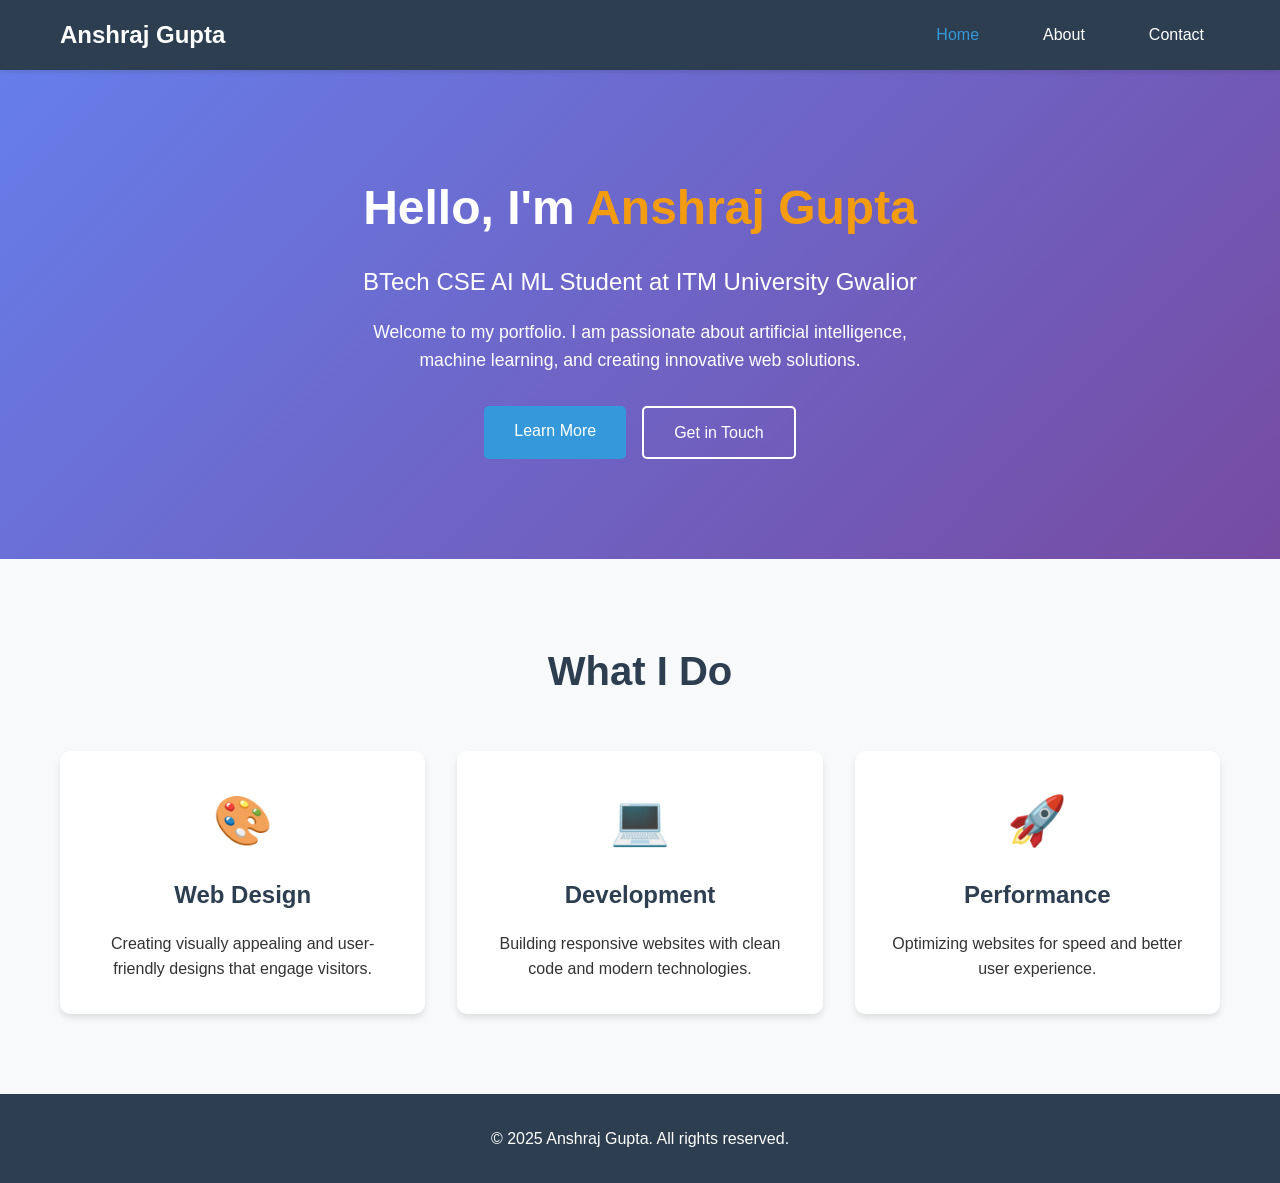
<file: index.html>
<!DOCTYPE html>
<html lang="en">
<head>
    <meta charset="UTF-8">
    <meta name="viewport" content="width=device-width, initial-scale=1.0">
    <title>My Portfolio - Home</title>
    <link rel="stylesheet" href="style.css">
</head>
<body>
    <nav class="navbar">
        <div class="container">
            <div class="logo">Anshraj Gupta</div>
            <button class="menu-toggle" id="menuToggle">
                <span></span>
                <span></span>
                <span></span>
            </button>
            <ul class="nav-links" id="navLinks">
                <li><a href="index.html" class="active">Home</a></li>
                <li><a href="about.html">About</a></li>
                <li><a href="contact.html">Contact</a></li>
            </ul>
        </div>
    </nav>

    <section class="hero">
        <div class="container">
            <div class="hero-content">
                <h1>Hello, I'm <span class="highlight">Anshraj Gupta</span></h1>
                <p class="subtitle">BTech CSE AI ML Student at ITM University Gwalior</p>
                <p class="description">Welcome to my portfolio. I am passionate about artificial intelligence, machine learning, and creating innovative web solutions.</p>
                <div class="hero-buttons">
                    <a href="about.html" class="btn btn-primary">Learn More</a>
                    <a href="contact.html" class="btn btn-secondary">Get in Touch</a>
                </div>
            </div>
        </div>
    </section>

    <section class="intro">
        <div class="container">
            <h2>What I Do</h2>
            <div class="cards">
                <div class="card">
                    <div class="icon">🎨</div>
                    <h3>Web Design</h3>
                    <p>Creating visually appealing and user-friendly designs that engage visitors.</p>
                </div>
                <div class="card">
                    <div class="icon">💻</div>
                    <h3>Development</h3>
                    <p>Building responsive websites with clean code and modern technologies.</p>
                </div>
                <div class="card">
                    <div class="icon">🚀</div>
                    <h3>Performance</h3>
                    <p>Optimizing websites for speed and better user experience.</p>
                </div>
            </div>
        </div>
    </section>

    <footer>
        <div class="container">
            <p>&copy; 2025 Anshraj Gupta. All rights reserved.</p>
        </div>
    </footer>

    <script src="script.js"></script>
</body>
</html>
</file>
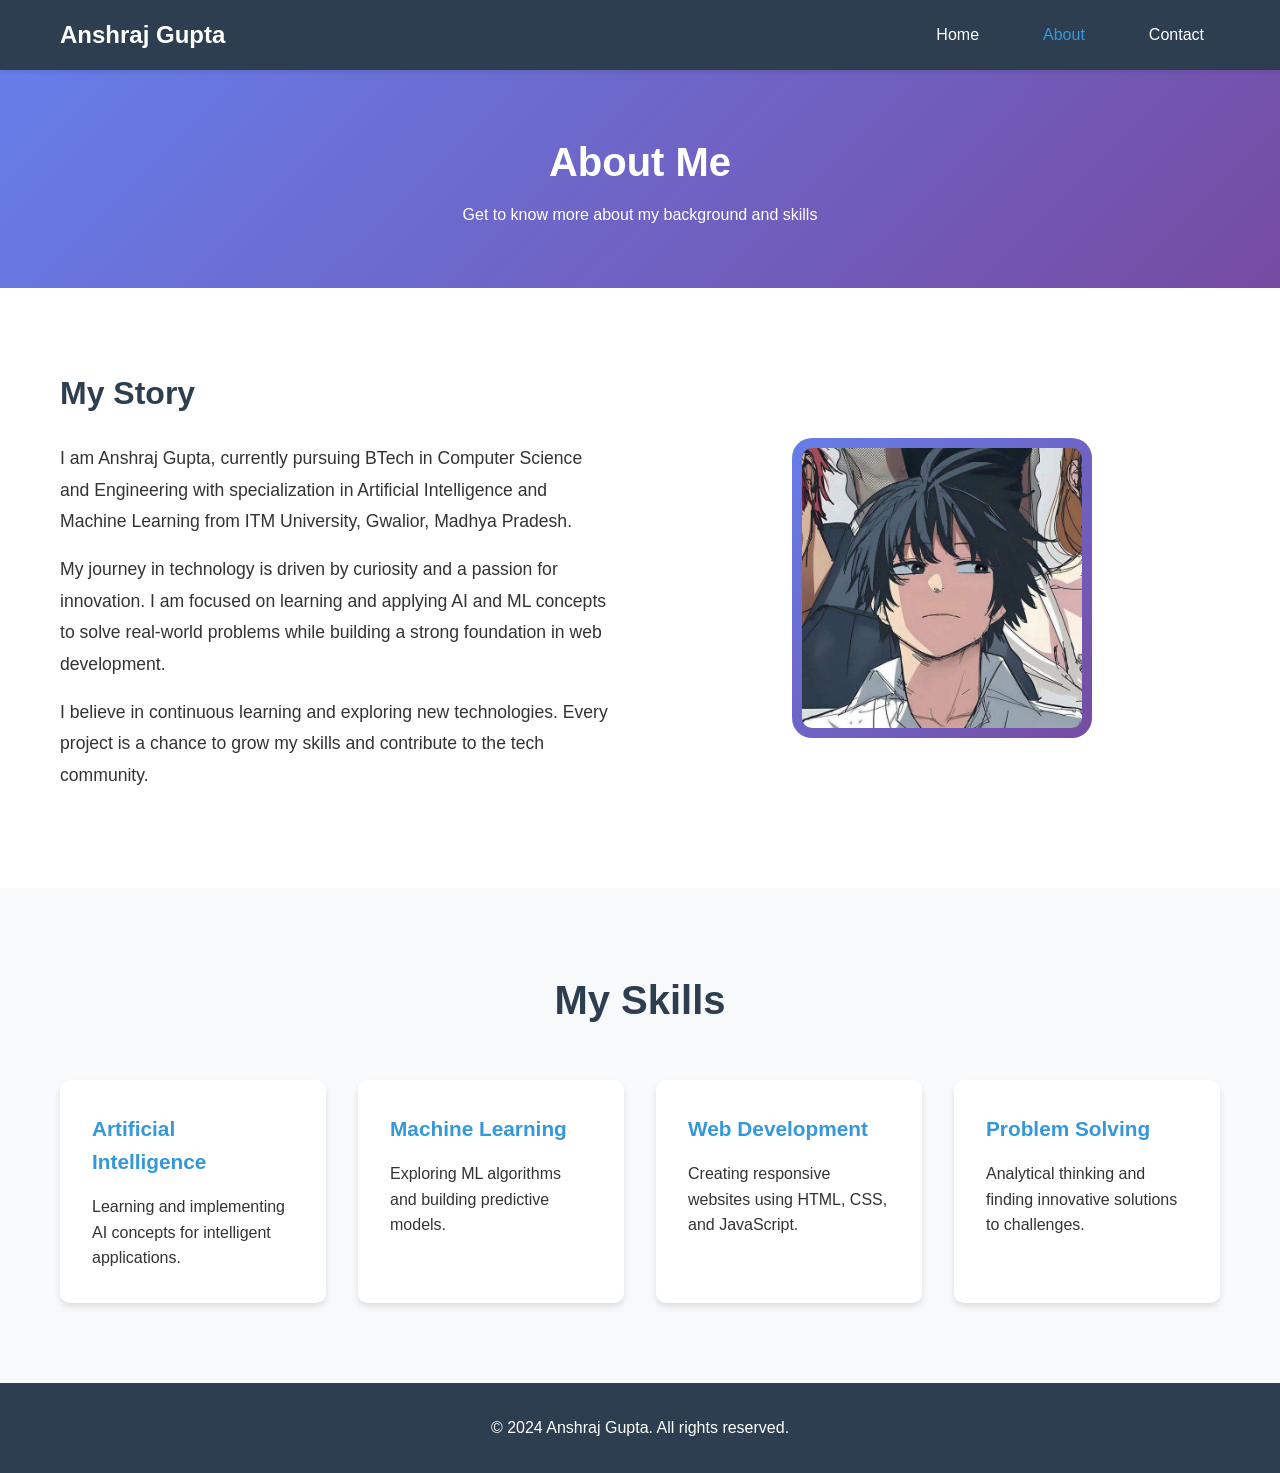
<file: about.html>
<!DOCTYPE html>
<html lang="en">
<head>
    <meta charset="UTF-8">
    <meta name="viewport" content="width=device-width, initial-scale=1.0">
    <title>My Portfolio - About</title>
    <link rel="stylesheet" href="style.css">
</head>
<body>
    <nav class="navbar">
        <div class="container">
            <div class="logo">Anshraj Gupta</div>
            <button class="menu-toggle" id="menuToggle">
                <span></span>
                <span></span>
                <span></span>
            </button>
            <ul class="nav-links" id="navLinks">
                <li><a href="index.html">Home</a></li>
                <li><a href="about.html" class="active">About</a></li>
                <li><a href="contact.html">Contact</a></li>
            </ul>
        </div>
    </nav>

    <section class="page-header">
        <div class="container">
            <h1>About Me</h1>
            <p>Get to know more about my background and skills</p>
        </div>
    </section>

    <section class="about-content">
        <div class="container">
            <div class="about-grid">
                <div class="about-text">
                    <h2>My Story</h2>
                    <p>I am Anshraj Gupta, currently pursuing BTech in Computer Science and Engineering with specialization in Artificial Intelligence and Machine Learning from ITM University, Gwalior, Madhya Pradesh.</p>
                    <p>My journey in technology is driven by curiosity and a passion for innovation. I am focused on learning and applying AI and ML concepts to solve real-world problems while building a strong foundation in web development.</p>
                    <p>I believe in continuous learning and exploring new technologies. Every project is a chance to grow my skills and contribute to the tech community.</p>
                </div>

                <div class="about-image">
                    <div class="image-placeholder">
                        <img src="profile.jpg" alt="Profile Image">
                    </div>
                </div>
            </div>
        </div>
    </section>

    <section class="skills">
        <div class="container">
            <h2>My Skills</h2>
            <div class="skills-grid">
                <div class="skill-item">
                    <h3>Artificial Intelligence</h3>
                    <p>Learning and implementing AI concepts for intelligent applications.</p>
                </div>
                <div class="skill-item">
                    <h3>Machine Learning</h3>
                    <p>Exploring ML algorithms and building predictive models.</p>
                </div>
                <div class="skill-item">
                    <h3>Web Development</h3>
                    <p>Creating responsive websites using HTML, CSS, and JavaScript.</p>
                </div>
                <div class="skill-item">
                    <h3>Problem Solving</h3>
                    <p>Analytical thinking and finding innovative solutions to challenges.</p>
                </div>
            </div>
        </div>
    </section>

    <footer>
        <div class="container">
            <p>&copy; 2024 Anshraj Gupta. All rights reserved.</p>
        </div>
    </footer>

    <script src="script.js"></script>
</body>
</html>
</file>
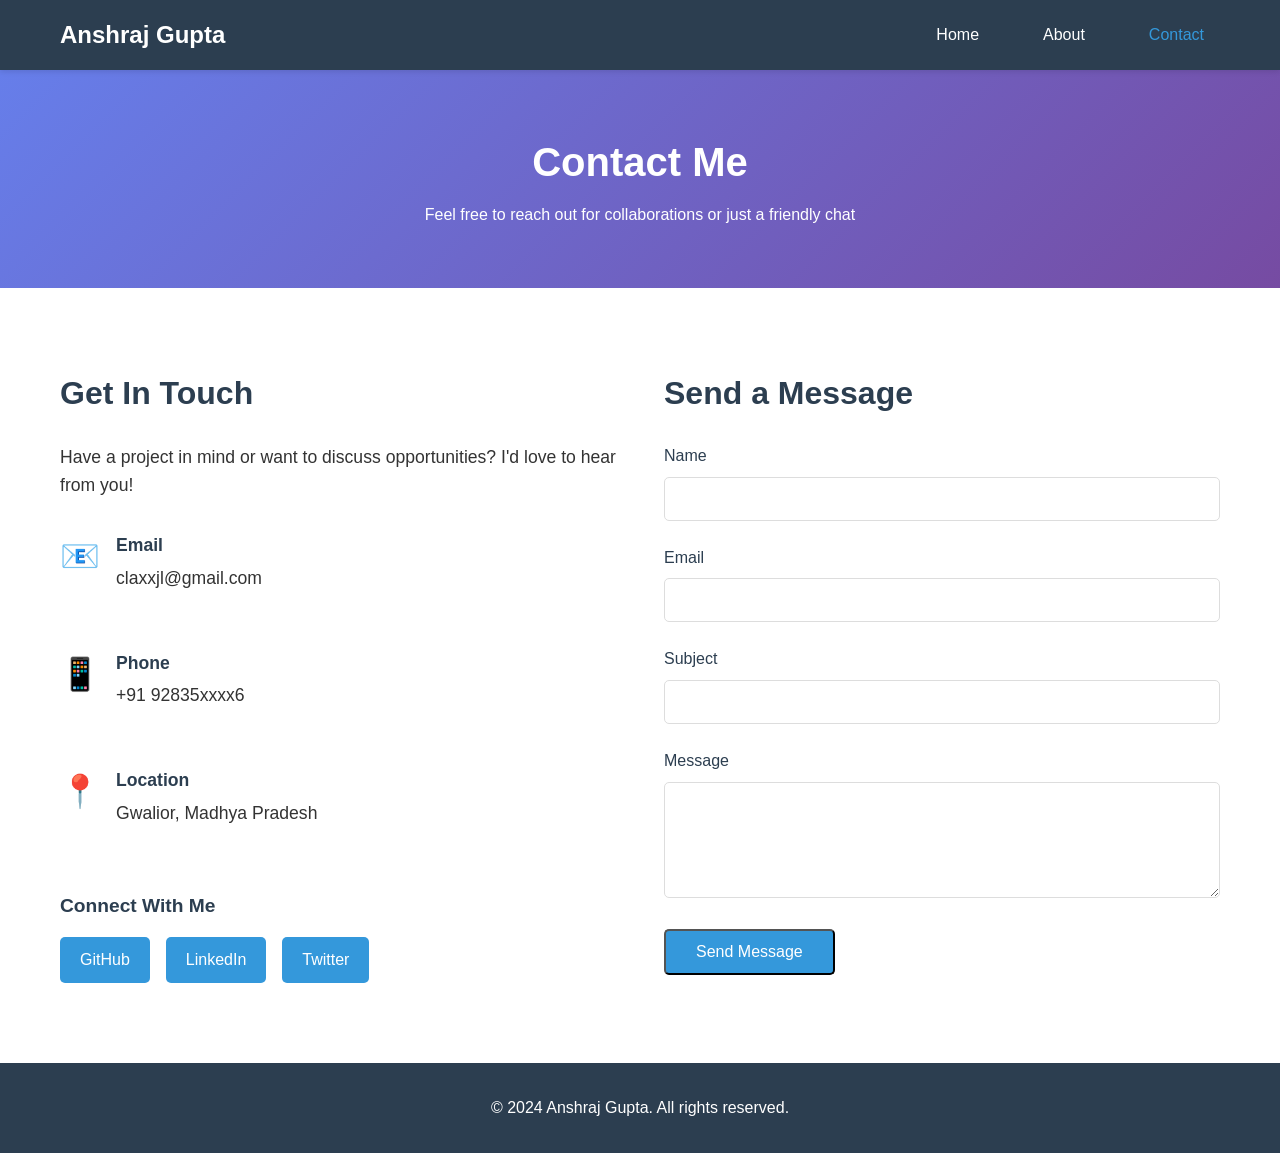
<file: contact.html>
<!DOCTYPE html>
<html lang="en">
<head>
    <meta charset="UTF-8">
    <meta name="viewport" content="width=device-width, initial-scale=1.0">
    <title>My Portfolio - Contact</title>
    <link rel="stylesheet" href="style.css">
</head>
<body>
    <nav class="navbar">
        <div class="container">
            <div class="logo">Anshraj Gupta</div>
            <button class="menu-toggle" id="menuToggle">
                <span></span>
                <span></span>
                <span></span>
            </button>
            <ul class="nav-links" id="navLinks">
                <li><a href="index.html">Home</a></li>
                <li><a href="about.html">About</a></li>
                <li><a href="contact.html" class="active">Contact</a></li>
            </ul>
        </div>
    </nav>

    <section class="page-header">
        <div class="container">
            <h1>Contact Me</h1>
            <p>Feel free to reach out for collaborations or just a friendly chat</p>
        </div>
    </section>

    <section class="contact-section">
        <div class="container">
            <div class="contact-grid">
                <div class="contact-info">
                    <h2>Get In Touch</h2>
                    <p>Have a project in mind or want to discuss opportunities? I'd love to hear from you!</p>
                    
                    <div class="contact-details">
                        <div class="detail-item">
                            <div class="detail-icon">📧</div>
                            <div>
                                <h3>Email</h3>
                                <p>claxxjl@gmail.com</p>
                            </div>
                        </div>
                        <div class="detail-item">
                            <div class="detail-icon">📱</div>
                            <div>
                                <h3>Phone</h3>
                                <p>+91 92835xxxx6</p>
                            </div>
                        </div>
                        <div class="detail-item">
                            <div class="detail-icon">📍</div>
                            <div>
                                <h3>Location</h3>
                                <p>Gwalior, Madhya Pradesh</p>
                            </div>
                        </div>
                    </div>

                    <div class="social-links">
                        <h3>Connect With Me</h3>
                        <div class="social-icons">
                            <a href="#" class="social-icon">GitHub</a>
                            <a href="#" class="social-icon">LinkedIn</a>
                            <a href="#" class="social-icon">Twitter</a>
                        </div>
                    </div>
                </div>

                <div class="contact-form">
                    <h2>Send a Message</h2>
                    <form id="contactForm">
                        <div class="form-group">
                            <label for="name">Name</label>
                            <input type="text" id="name" name="name" required>
                        </div>
                        <div class="form-group">
                            <label for="email">Email</label>
                            <input type="email" id="email" name="email" required>
                        </div>
                        <div class="form-group">
                            <label for="subject">Subject</label>
                            <input type="text" id="subject" name="subject" required>
                        </div>
                        <div class="form-group">
                            <label for="message">Message</label>
                            <textarea id="message" name="message" rows="5" required></textarea>
                        </div>
                        <button type="submit" class="btn btn-primary">Send Message</button>
                    </form>
                    <div id="formMessage" class="form-message"></div>
                </div>
            </div>
        </div>
    </section>

    <footer>
        <div class="container">
            <p>&copy; 2024 Anshraj Gupta. All rights reserved.</p>
        </div>
    </footer>

    <script src="script.js"></script>
</body>
</html>
</file>
<file: style.css>
* {
    margin: 0;
    padding: 0;
    box-sizing: border-box;
}

body {
    font-family: 'Segoe UI', Tahoma, Geneva, Verdana, sans-serif;
    line-height: 1.6;
    color: #333;
}

.container {
    max-width: 1200px;
    margin: 0 auto;
    padding: 0 20px;
}

.navbar {
    background-color: #2c3e50;
    padding: 1rem 0;
    position: sticky;
    top: 0;
    z-index: 100;
    box-shadow: 0 2px 5px rgba(0,0,0,0.1);
}

.navbar .container {
    display: flex;
    justify-content: space-between;
    align-items: center;
}

.logo {
    font-size: 1.5rem;
    font-weight: bold;
    color: #fff;
}

.nav-links {
    display: flex;
    list-style: none;
    gap: 2rem;
}

.nav-links a {
    color: #fff;
    text-decoration: none;
    transition: color 0.3s;
    padding: 0.5rem 1rem;
}

.nav-links a:hover,
.nav-links a.active {
    color: #3498db;
}

.menu-toggle {
    display: none;
    flex-direction: column;
    background: none;
    border: none;
    cursor: pointer;
    padding: 0;
}

.menu-toggle span {
    width: 25px;
    height: 3px;
    background-color: #fff;
    margin: 3px 0;
    transition: 0.3s;
}

.hero {
    background: linear-gradient(135deg, #667eea 0%, #764ba2 100%);
    color: #fff;
    padding: 100px 0;
    text-align: center;
}

.hero-content h1 {
    font-size: 3rem;
    margin-bottom: 1rem;
}

.highlight {
    color: #f39c12;
}

.subtitle {
    font-size: 1.5rem;
    margin-bottom: 1rem;
}

.description {
    font-size: 1.1rem;
    margin-bottom: 2rem;
    max-width: 600px;
    margin-left: auto;
    margin-right: auto;
}

.hero-buttons {
    display: flex;
    gap: 1rem;
    justify-content: center;
    flex-wrap: wrap;
}

.btn {
    padding: 12px 30px;
    text-decoration: none;
    border-radius: 5px;
    transition: all 0.3s;
    font-size: 1rem;
    display: inline-block;
}

.btn-primary {
    background-color: #3498db;
    color: #fff;
}

.btn-primary:hover {
    background-color: #2980b9;
    transform: translateY(-2px);
}

.btn-secondary {
    background-color: transparent;
    color: #fff;
    border: 2px solid #fff;
}

.btn-secondary:hover {
    background-color: #fff;
    color: #667eea;
}

.intro {
    padding: 80px 0;
    background-color: #f8f9fa;
}

.intro h2 {
    text-align: center;
    font-size: 2.5rem;
    margin-bottom: 3rem;
    color: #2c3e50;
}

.cards {
    display: grid;
    grid-template-columns: repeat(auto-fit, minmax(250px, 1fr));
    gap: 2rem;
}

.card {
    background: #fff;
    padding: 2rem;
    border-radius: 10px;
    text-align: center;
    box-shadow: 0 4px 6px rgba(0,0,0,0.1);
    transition: transform 0.3s;
}

.card:hover {
    transform: translateY(-10px);
}

.icon {
    font-size: 3rem;
    margin-bottom: 1rem;
}

.card h3 {
    font-size: 1.5rem;
    margin-bottom: 1rem;
    color: #2c3e50;
}

.page-header {
    background: linear-gradient(135deg, #667eea 0%, #764ba2 100%);
    color: #fff;
    padding: 60px 0;
    text-align: center;
}

.page-header h1 {
    font-size: 2.5rem;
    margin-bottom: 0.5rem;
}

.about-content {
    padding: 80px 0;
}

.about-grid {
    display: grid;
    grid-template-columns: 1fr 1fr;
    gap: 3rem;
    align-items: center;
}

.about-text h2 {
    font-size: 2rem;
    margin-bottom: 1.5rem;
    color: #2c3e50;
}

.about-text p {
    margin-bottom: 1rem;
    font-size: 1.1rem;
    line-height: 1.8;
}

.image-placeholder {
    width: 100%;
    max-width: 300px;
    height: 300px;
    border-radius: 20px;
    overflow: hidden;
    margin: 0 auto;
    display: flex;
    align-items: center;
    justify-content: center;
    background: linear-gradient(135deg, #667eea 0%, #764ba2 100%);
}

.image-placeholder img {
    width: 100%;
    height: 100%;
    object-fit: cover;     /* FIXES EVERYTHING */
    border-radius: 20px;
}

.about-image img {
    width: 100%;
    max-width: 280px;  /* controls the maximum size */
    height: auto;
    border-radius: 10px;
    display: block;
    margin: 0 auto;
    object-fit: cover;
}

.skills {
    padding: 80px 0;
    background-color: #f8f9fa;
}

.skills h2 {
    text-align: center;
    font-size: 2.5rem;
    margin-bottom: 3rem;
    color: #2c3e50;
}

.skills-grid {
    display: grid;
    grid-template-columns: repeat(auto-fit, minmax(250px, 1fr));
    gap: 2rem;
}

.skill-item {
    background: #fff;
    padding: 2rem;
    border-radius: 10px;
    box-shadow: 0 4px 6px rgba(0,0,0,0.1);
}

.skill-item h3 {
    font-size: 1.3rem;
    margin-bottom: 1rem;
    color: #3498db;
}

.contact-section {
    padding: 80px 0;
}

.contact-grid {
    display: grid;
    grid-template-columns: 1fr 1fr;
    gap: 3rem;
}

.contact-info h2,
.contact-form h2 {
    font-size: 2rem;
    margin-bottom: 1.5rem;
    color: #2c3e50;
}

.contact-info p {
    font-size: 1.1rem;
    margin-bottom: 2rem;
}

.contact-details {
    margin-bottom: 2rem;
}

.detail-item {
    display: flex;
    gap: 1rem;
    margin-bottom: 1.5rem;
    align-items: flex-start;
}

.detail-icon {
    font-size: 2rem;
}

.detail-item h3 {
    font-size: 1.1rem;
    color: #2c3e50;
    margin-bottom: 0.3rem;
}

.social-links h3 {
    font-size: 1.2rem;
    margin-bottom: 1rem;
    color: #2c3e50;
}

.social-icons {
    display: flex;
    gap: 1rem;
    flex-wrap: wrap;
}

.social-icon {
    padding: 10px 20px;
    background-color: #3498db;
    color: #fff;
    text-decoration: none;
    border-radius: 5px;
    transition: background-color 0.3s;
}

.social-icon:hover {
    background-color: #2980b9;
}

.form-group {
    margin-bottom: 1.5rem;
}

.form-group label {
    display: block;
    margin-bottom: 0.5rem;
    font-weight: 500;
    color: #2c3e50;
}

.form-group input,
.form-group textarea {
    width: 100%;
    padding: 12px;
    border: 1px solid #ddd;
    border-radius: 5px;
    font-size: 1rem;
    font-family: inherit;
}

.form-group input:focus,
.form-group textarea:focus {
    outline: none;
    border-color: #3498db;
}

.form-message {
    margin-top: 1rem;
    padding: 1rem;
    border-radius: 5px;
    display: none;
}

.form-message.success {
    background-color: #d4edda;
    color: #155724;
    display: block;
}

.form-message.error {
    background-color: #f8d7da;
    color: #721c24;
    display: block;
}

footer {
    background-color: #2c3e50;
    color: #fff;
    text-align: center;
    padding: 2rem 0;
    margin-top: auto;
}

@media (max-width: 768px) {
    .menu-toggle {
        display: flex;
    }

    .nav-links {
        position: fixed;
        left: -100%;
        top: 70px;
        flex-direction: column;
        background-color: #2c3e50;
        width: 100%;
        text-align: center;
        transition: 0.3s;
        padding: 2rem 0;
        gap: 0;
    }

    .nav-links.active {
        left: 0;
    }

    .nav-links li {
        margin: 1rem 0;
    }

    .hero-content h1 {
        font-size: 2rem;
    }

    .subtitle {
        font-size: 1.2rem;
    }

    .about-grid,
    .contact-grid {
        grid-template-columns: 1fr;
    }

    .image-placeholder {
        height: 300px;
    }
}
</file>
